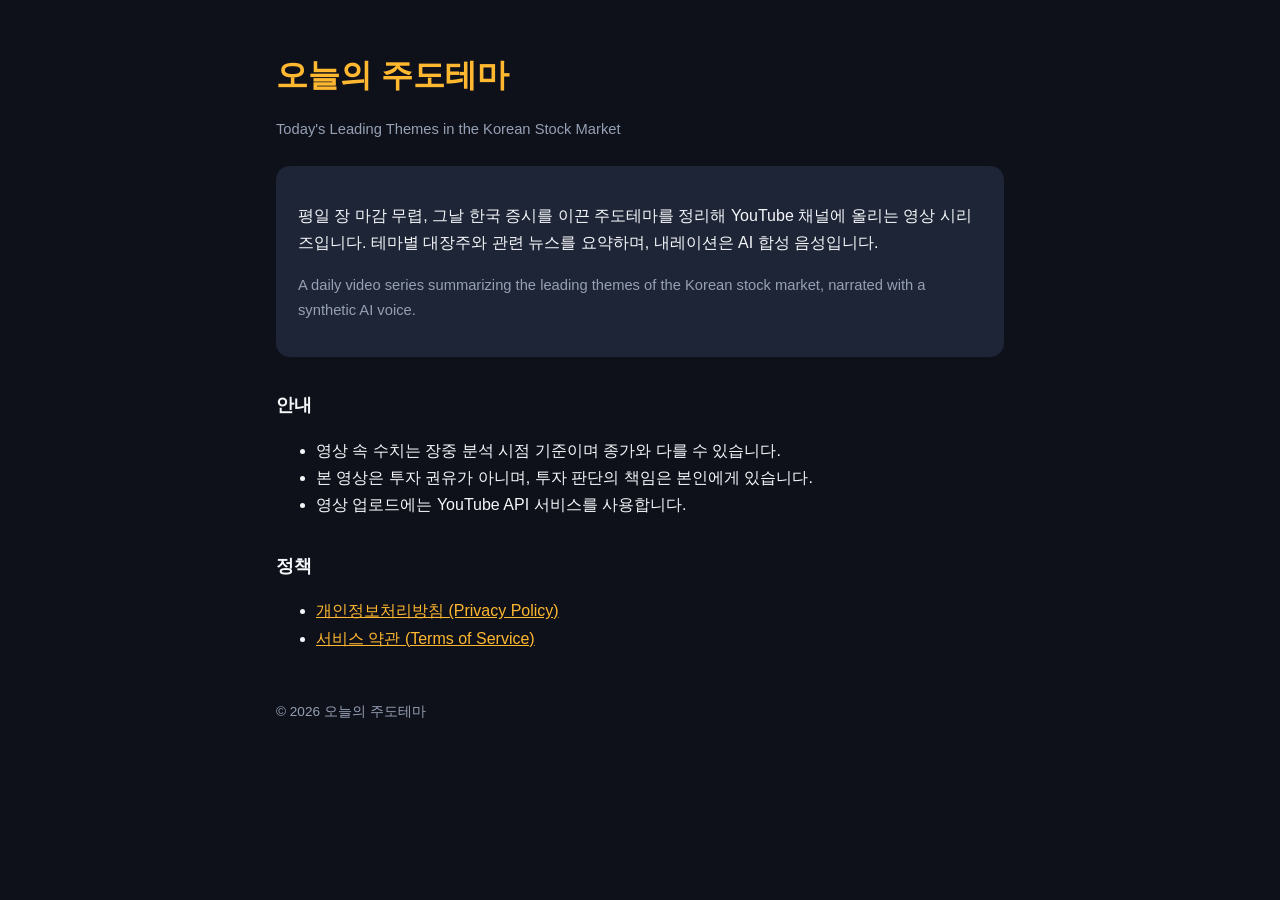
<file: index.html>
<!doctype html>
<html lang="ko">
<head>
<meta charset="utf-8">
<meta name="viewport" content="width=device-width, initial-scale=1">
<title>오늘의 주도테마</title>
<link rel="stylesheet" href="style.css">
</head>
<body>
<main>
  <h1>오늘의 주도테마</h1>
  <p class="muted">Today's Leading Themes in the Korean Stock Market</p>

  <div class="card">
    <p>평일 장 마감 무렵, 그날 한국 증시를 이끈 주도테마를 정리해 YouTube 채널에 올리는 영상 시리즈입니다.
       테마별 대장주와 관련 뉴스를 요약하며, 내레이션은 AI 합성 음성입니다.</p>
    <p class="muted">A daily video series summarizing the leading themes of the Korean stock market, narrated with a synthetic AI voice.</p>
  </div>

  <h2>안내</h2>
  <ul>
    <li>영상 속 수치는 장중 분석 시점 기준이며 종가와 다를 수 있습니다.</li>
    <li>본 영상은 투자 권유가 아니며, 투자 판단의 책임은 본인에게 있습니다.</li>
    <li>영상 업로드에는 YouTube API 서비스를 사용합니다.</li>
  </ul>

  <h2>정책</h2>
  <ul>
    <li><a href="privacy.html">개인정보처리방침 (Privacy Policy)</a></li>
    <li><a href="terms.html">서비스 약관 (Terms of Service)</a></li>
  </ul>

  <footer>© 2026 오늘의 주도테마</footer>
</main>
</body>
</html>
</file>
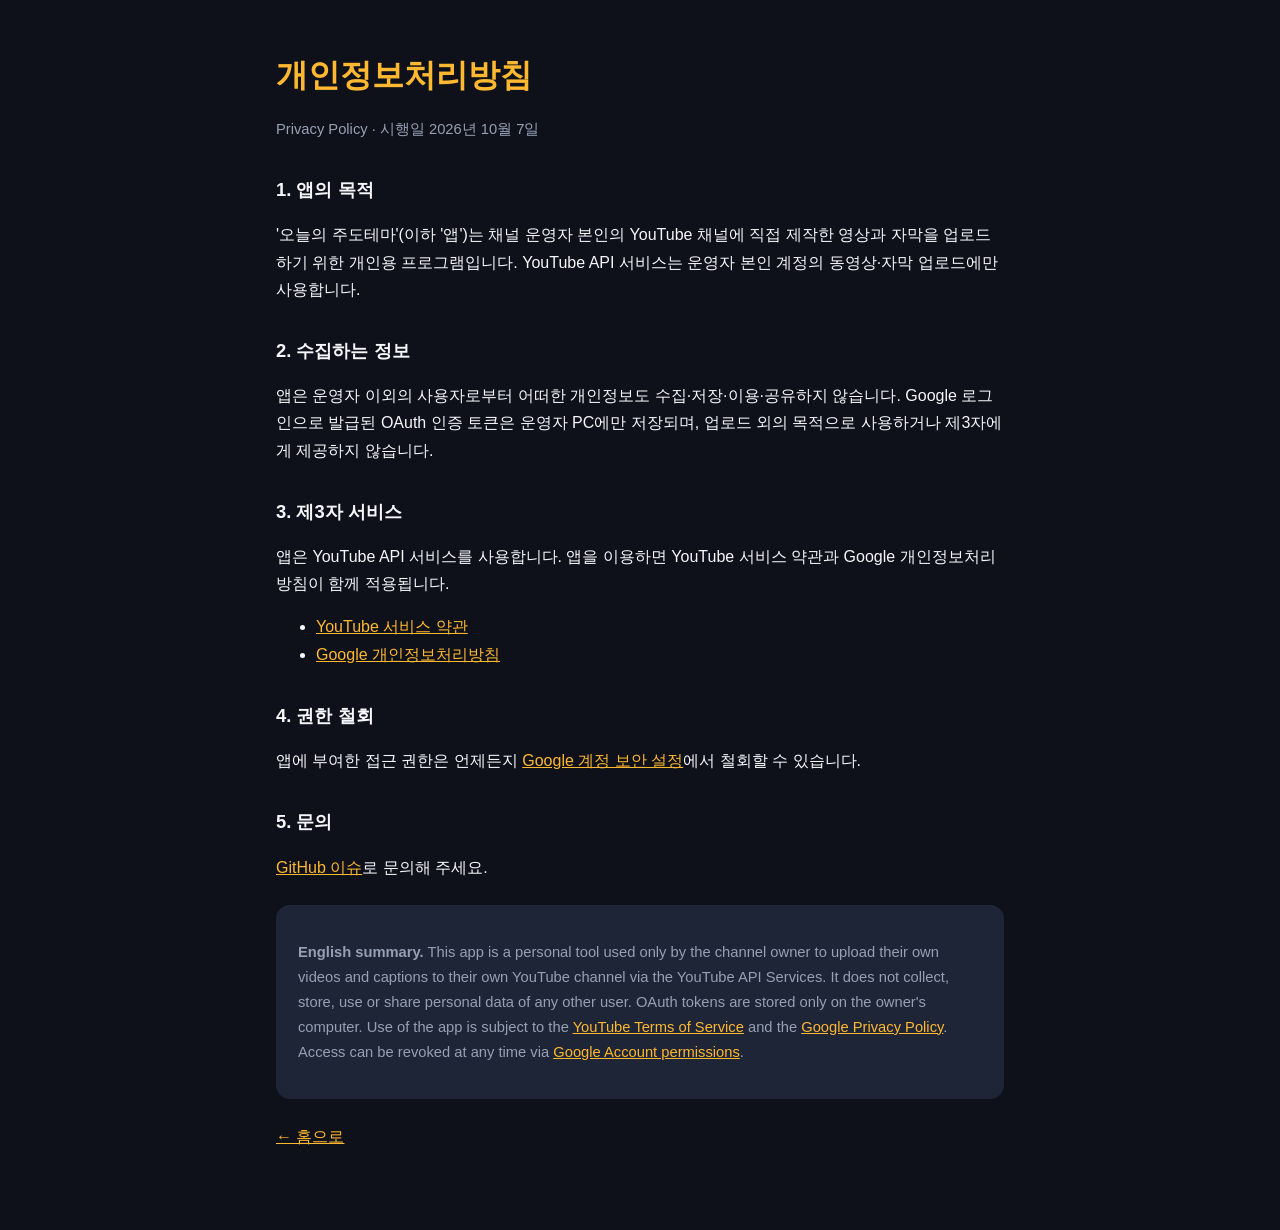
<file: privacy.html>
<!doctype html>
<html lang="ko">
<head>
<meta charset="utf-8">
<meta name="viewport" content="width=device-width, initial-scale=1">
<title>개인정보처리방침 · 오늘의 주도테마</title>
<link rel="stylesheet" href="style.css">
</head>
<body>
<main>
  <h1>개인정보처리방침</h1>
  <p class="muted">Privacy Policy · 시행일 2026년 10월 7일</p>

  <h2>1. 앱의 목적</h2>
  <p>'오늘의 주도테마'(이하 '앱')는 채널 운영자 본인의 YouTube 채널에 직접 제작한 영상과 자막을 업로드하기 위한 개인용 프로그램입니다.
     YouTube API 서비스는 운영자 본인 계정의 동영상·자막 업로드에만 사용합니다.</p>

  <h2>2. 수집하는 정보</h2>
  <p>앱은 운영자 이외의 사용자로부터 어떠한 개인정보도 수집·저장·이용·공유하지 않습니다.
     Google 로그인으로 발급된 OAuth 인증 토큰은 운영자 PC에만 저장되며, 업로드 외의 목적으로 사용하거나 제3자에게 제공하지 않습니다.</p>

  <h2>3. 제3자 서비스</h2>
  <p>앱은 YouTube API 서비스를 사용합니다. 앱을 이용하면 YouTube 서비스 약관과 Google 개인정보처리방침이 함께 적용됩니다.</p>
  <ul>
    <li><a href="https://www.youtube.com/t/terms" rel="noopener">YouTube 서비스 약관</a></li>
    <li><a href="https://policies.google.com/privacy" rel="noopener">Google 개인정보처리방침</a></li>
  </ul>

  <h2>4. 권한 철회</h2>
  <p>앱에 부여한 접근 권한은 언제든지 <a href="https://myaccount.google.com/permissions" rel="noopener">Google 계정 보안 설정</a>에서 철회할 수 있습니다.</p>

  <h2>5. 문의</h2>
  <p><a href="https://github.com/timekbs/todayshotthemes/issues" rel="noopener">GitHub 이슈</a>로 문의해 주세요.</p>

  <div class="card">
    <p class="muted"><strong>English summary.</strong> This app is a personal tool used only by the channel owner to upload their own videos and captions to their own YouTube channel via the YouTube API Services.
    It does not collect, store, use or share personal data of any other user. OAuth tokens are stored only on the owner's computer.
    Use of the app is subject to the <a href="https://www.youtube.com/t/terms">YouTube Terms of Service</a> and the <a href="https://policies.google.com/privacy">Google Privacy Policy</a>.
    Access can be revoked at any time via <a href="https://myaccount.google.com/permissions">Google Account permissions</a>.</p>
  </div>

  <p><a href="./">← 홈으로</a></p>
</main>
</body>
</html>
</file>
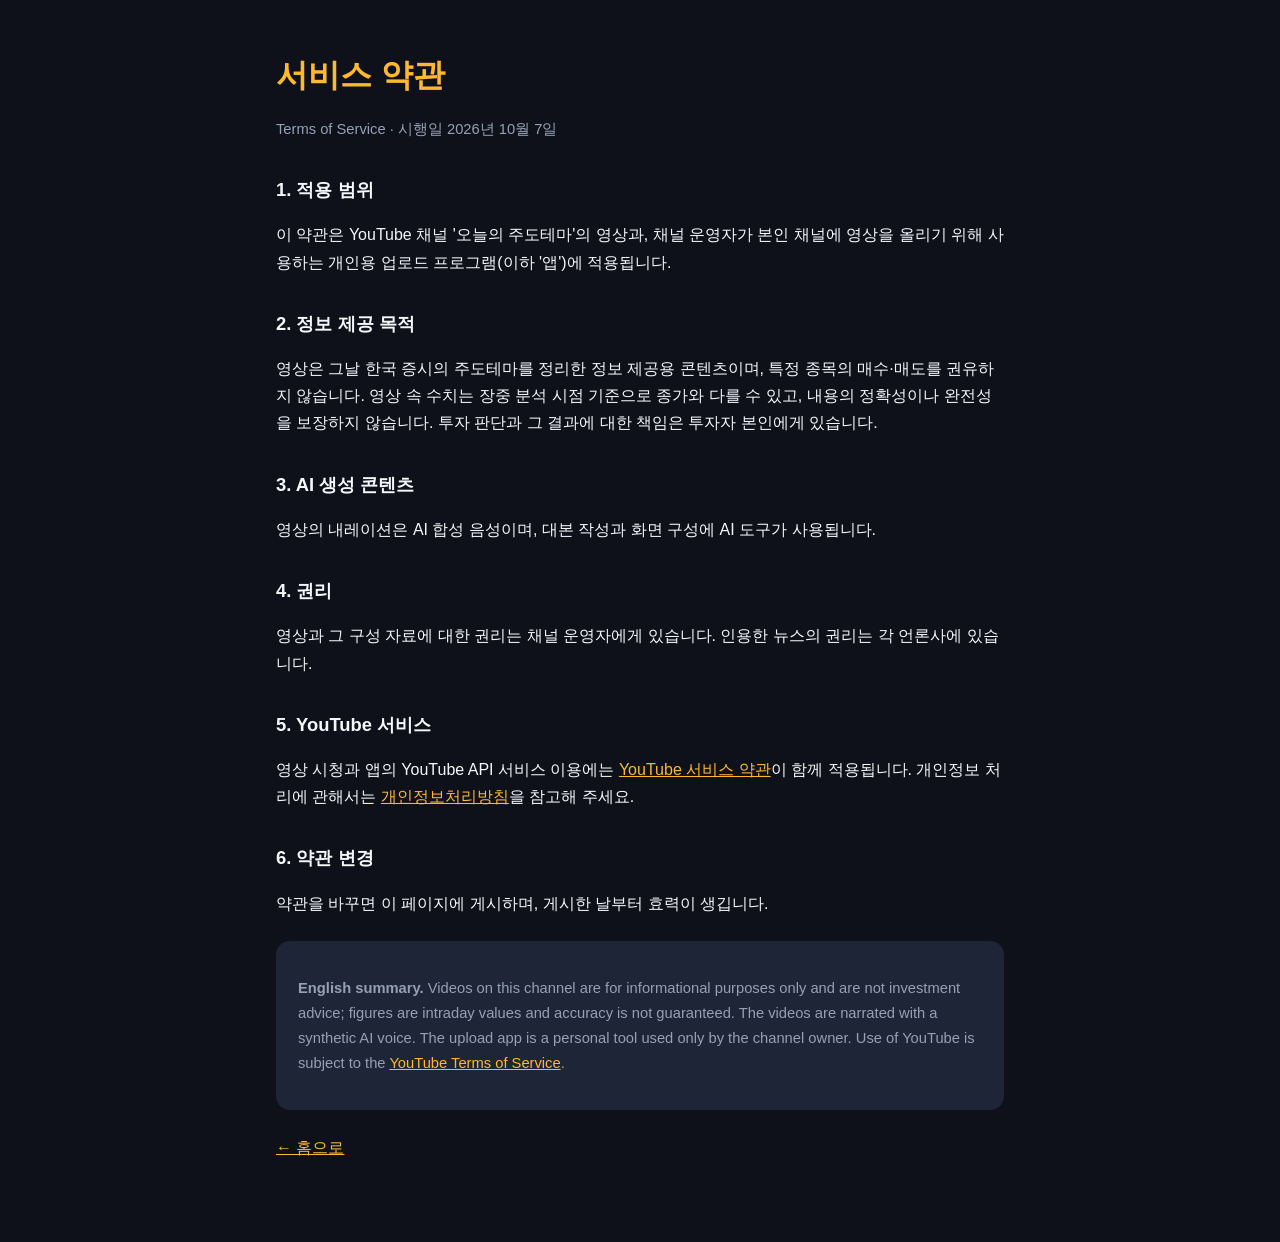
<file: terms.html>
<!doctype html>
<html lang="ko">
<head>
<meta charset="utf-8">
<meta name="viewport" content="width=device-width, initial-scale=1">
<title>서비스 약관 · 오늘의 주도테마</title>
<link rel="stylesheet" href="style.css">
</head>
<body>
<main>
  <h1>서비스 약관</h1>
  <p class="muted">Terms of Service · 시행일 2026년 10월 7일</p>

  <h2>1. 적용 범위</h2>
  <p>이 약관은 YouTube 채널 '오늘의 주도테마'의 영상과, 채널 운영자가 본인 채널에 영상을 올리기 위해 사용하는 개인용 업로드 프로그램(이하 '앱')에 적용됩니다.</p>

  <h2>2. 정보 제공 목적</h2>
  <p>영상은 그날 한국 증시의 주도테마를 정리한 정보 제공용 콘텐츠이며, 특정 종목의 매수·매도를 권유하지 않습니다.
     영상 속 수치는 장중 분석 시점 기준으로 종가와 다를 수 있고, 내용의 정확성이나 완전성을 보장하지 않습니다.
     투자 판단과 그 결과에 대한 책임은 투자자 본인에게 있습니다.</p>

  <h2>3. AI 생성 콘텐츠</h2>
  <p>영상의 내레이션은 AI 합성 음성이며, 대본 작성과 화면 구성에 AI 도구가 사용됩니다.</p>

  <h2>4. 권리</h2>
  <p>영상과 그 구성 자료에 대한 권리는 채널 운영자에게 있습니다. 인용한 뉴스의 권리는 각 언론사에 있습니다.</p>

  <h2>5. YouTube 서비스</h2>
  <p>영상 시청과 앱의 YouTube API 서비스 이용에는 <a href="https://www.youtube.com/t/terms" rel="noopener">YouTube 서비스 약관</a>이 함께 적용됩니다.
     개인정보 처리에 관해서는 <a href="privacy.html">개인정보처리방침</a>을 참고해 주세요.</p>

  <h2>6. 약관 변경</h2>
  <p>약관을 바꾸면 이 페이지에 게시하며, 게시한 날부터 효력이 생깁니다.</p>

  <div class="card">
    <p class="muted"><strong>English summary.</strong> Videos on this channel are for informational purposes only and are not investment advice; figures are intraday values and accuracy is not guaranteed.
    The videos are narrated with a synthetic AI voice. The upload app is a personal tool used only by the channel owner.
    Use of YouTube is subject to the <a href="https://www.youtube.com/t/terms">YouTube Terms of Service</a>.</p>
  </div>

  <p><a href="./">← 홈으로</a></p>
</main>
</body>
</html>
</file>
<file: style.css>
:root { --bg: #0e111a; --card: #1e2536; --text: #f5f7fa; --muted: #96a0b4; --accent: #ffb830; }
* { box-sizing: border-box; }
body { margin: 0; background: var(--bg); color: var(--text); font-family: "Malgun Gothic", "Apple SD Gothic Neo", "Noto Sans KR", sans-serif; line-height: 1.7; }
main { max-width: 760px; margin: 0 auto; padding: 48px 16px 64px; }
h1 { color: var(--accent); font-size: 2rem; margin: 0 0 8px; }
h2 { font-size: 1.15rem; margin: 32px 0 8px; }
p, li { color: var(--text); }
.muted { color: var(--muted); font-size: .92rem; }
.card { background: var(--card); border-radius: 14px; padding: 20px 22px; margin: 24px 0; }
a { color: var(--accent); }
footer { margin-top: 48px; color: var(--muted); font-size: .85rem; }
</file>
